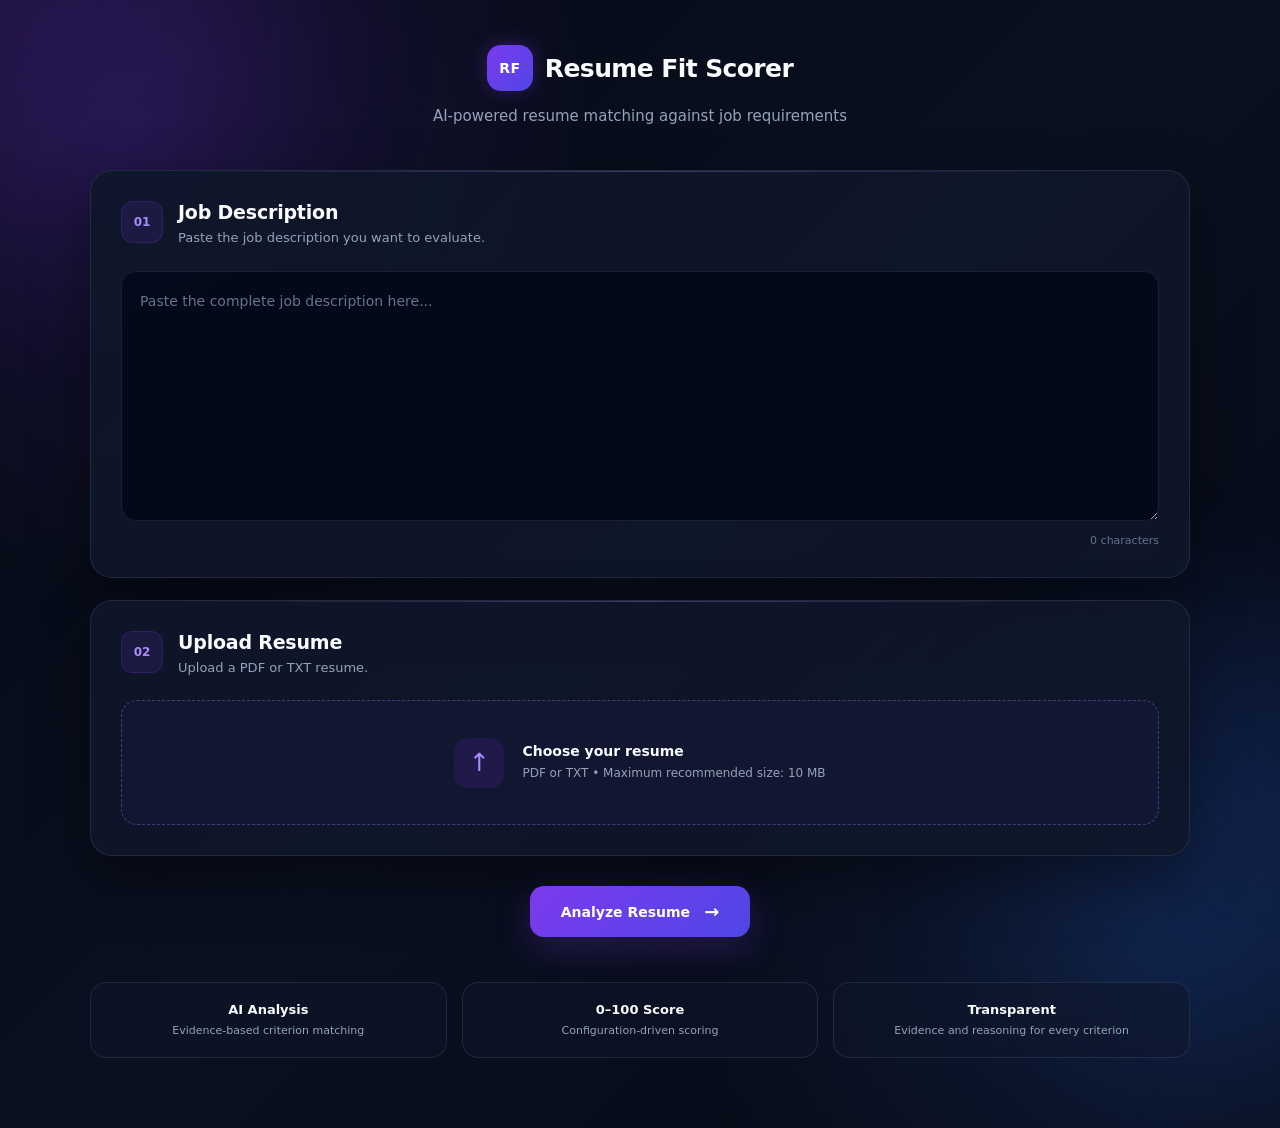
<file: templates/index.html>
<!doctype html>
<html lang="en">
  <head>
    <meta charset="UTF-8" />
    <meta name="viewport" content="width=device-width, initial-scale=1.0" />

    <title>Resume Fit Scorer</title>

    <link rel="stylesheet" href="/static/style.css" />
  </head>

  <body>
    <div class="background-glow glow-one"></div>
    <div class="background-glow glow-two"></div>

    <main class="app-container">
      <header class="hero-section">
        <div class="logo">
          <span class="logo-symbol">RF</span>
          <span class="logo-text">Resume Fit Scorer</span>
        </div>

        <p class="hero-subtitle">
          AI-powered resume matching against job requirements
        </p>
      </header>

      <section class="card input-card">
        <div class="section-heading">
          <span class="step-number">01</span>

          <div>
            <h2>Job Description</h2>
            <p>Paste the job description you want to evaluate.</p>
          </div>
        </div>

        <textarea
          id="jobDescription"
          placeholder="Paste the complete job description here..."
          maxlength="15000"
        ></textarea>

        <div class="character-count">
          <span id="jdCharacterCount">0</span> characters
        </div>
      </section>

      <section class="card input-card">
        <div class="section-heading">
          <span class="step-number">02</span>

          <div>
            <h2>Upload Resume</h2>
            <p>Upload a PDF or TXT resume.</p>
          </div>
        </div>

        <label for="resumeFile" class="upload-area" id="uploadArea">
          <div class="upload-icon">↑</div>

          <div>
            <strong id="fileName"> Choose your resume </strong>

            <span> PDF or TXT • Maximum recommended size: 10 MB </span>
          </div>
        </label>

        <input type="file" id="resumeFile" accept=".pdf,.txt" hidden />
      </section>

      <section class="action-section">
        <button id="analyzeButton" class="analyze-button">
          <span>Analyze Resume</span>
          <span class="button-arrow">→</span>
        </button>

        <div id="loadingMessage" class="loading-message hidden">
          <div class="spinner"></div>

          <span> Analyzing your resume... </span>
        </div>

        <div id="errorMessage" class="error-message hidden"></div>
      </section>

      <section class="info-section">
        <div class="info-item">
          <span>AI Analysis</span>
          <small> Evidence-based criterion matching </small>
        </div>

        <div class="info-item">
          <span>0–100 Score</span>
          <small> Configuration-driven scoring </small>
        </div>

        <div class="info-item">
          <span>Transparent</span>
          <small> Evidence and reasoning for every criterion </small>
        </div>
      </section>
    </main>

    <script src="/static/script.js"></script>
  </body>
</html>
</file>
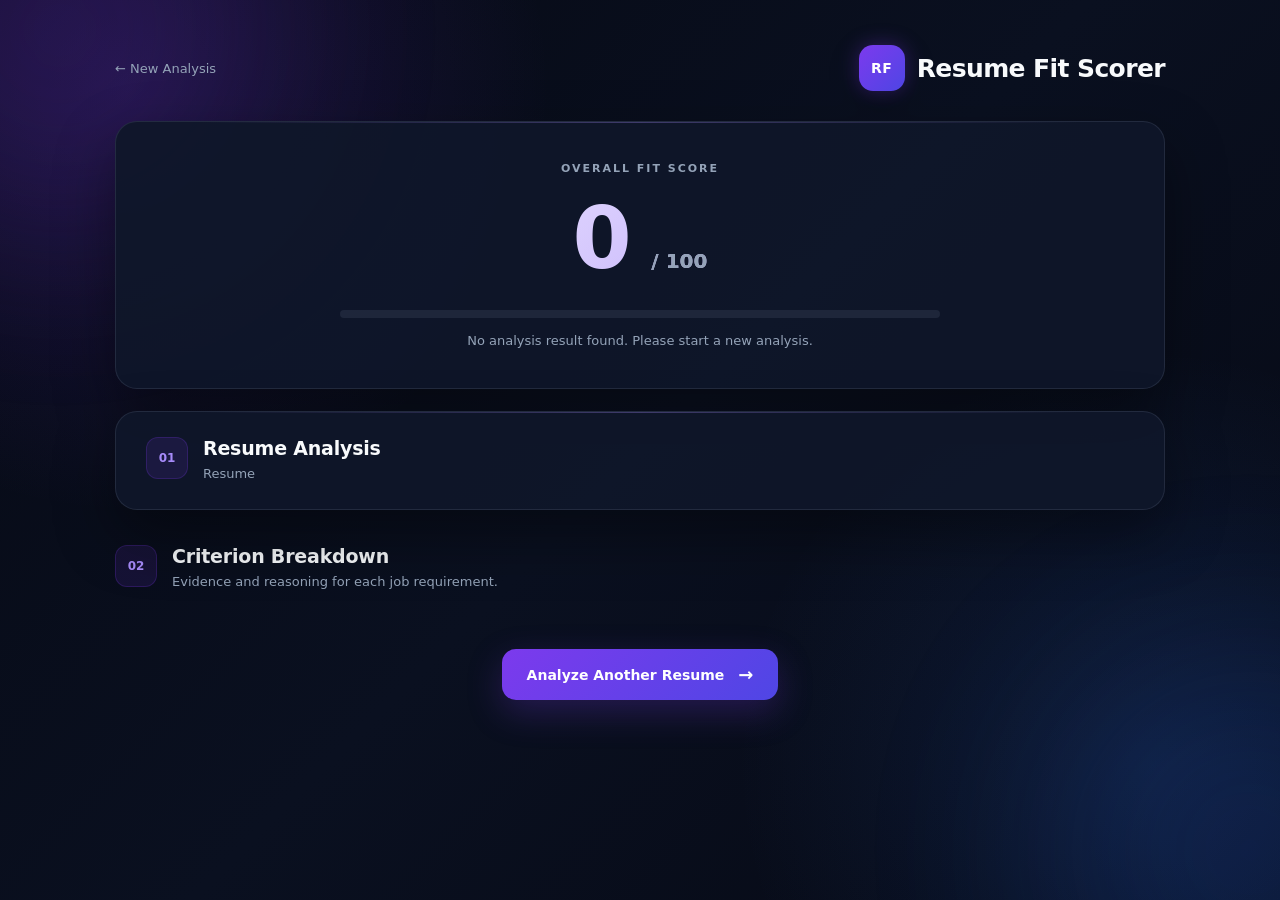
<file: templates/results.html>
<!doctype html>
<html lang="en">
  <head>
    <meta charset="UTF-8" />
    <meta name="viewport" content="width=device-width, initial-scale=1.0" />

    <title>Resume Fit Results</title>

    <link rel="stylesheet" href="/static/style.css" />
  </head>

  <body>
    <div class="background-glow glow-one"></div>
    <div class="background-glow glow-two"></div>

    <main class="app-container results-container">
      <header class="results-header">
        <a href="/" class="back-button"> ← New Analysis </a>

        <div class="logo">
          <span class="logo-symbol">RF</span>
          <span class="logo-text">Resume Fit Scorer</span>
        </div>
      </header>

      <!-- Overall Score -->

      <section class="card score-card">
        <div class="score-label">OVERALL FIT SCORE</div>

        <div class="score-display">
          <span id="overallScore">--</span>
          <small>/ 100</small>
        </div>

        <div class="score-progress">
          <div id="scoreProgress" class="score-progress-fill"></div>
        </div>

        <p id="scoreMessage" class="score-message">Analyzing resume fit...</p>
      </section>

      <!-- Resume Information -->

      <section class="card resume-summary">
        <div class="section-heading">
          <span class="step-number">01</span>

          <div>
            <h2>Resume Analysis</h2>

            <p id="resumeFileName">Resume</p>
          </div>
        </div>
      </section>

      <!-- Criteria Results -->

      <section class="criteria-section">
        <div class="section-heading">
          <span class="step-number">02</span>

          <div>
            <h2>Criterion Breakdown</h2>

            <p>Evidence and reasoning for each job requirement.</p>
          </div>
        </div>

        <div id="criteriaContainer" class="criteria-container">
          <!-- Criterion cards are inserted by script.js -->
        </div>
      </section>

      <!-- Bottom Action -->

      <section class="results-actions">
        <a href="/" class="analyze-button secondary-button">
          Analyze Another Resume
          <span class="button-arrow">→</span>
        </a>
      </section>
    </main>

    <script src="/static/script.js"></script>
  </body>
</html>
</file>
<file: static/style.css>
* {
  margin: 0;
  padding: 0;
  box-sizing: border-box;
}

:root {
  --bg-primary: #060914;
  --bg-secondary: #0b1020;
  --card-bg: rgba(15, 23, 42, 0.94);

  --border: rgba(148, 163, 184, 0.15);

  --text-primary: #f8fafc;
  --text-secondary: #94a3b8;
  --text-muted: #64748b;

  --accent: #7c3aed;
  --accent-dark: #5b21b6;
  --accent-light: #a78bfa;
  --blue: #4f46e5;

  --success: #22c55e;
  --danger: #ef4444;

  --shadow: rgba(0, 0, 0, 0.4);
}

/* =========================================================
   BASE
   ========================================================= */

html {
  scroll-behavior: smooth;
}

body {
  min-height: 100vh;

  font-family:
    Inter,
    ui-sans-serif,
    system-ui,
    -apple-system,
    BlinkMacSystemFont,
    "Segoe UI",
    sans-serif;

  color: var(--text-primary);

  background:
    radial-gradient(
      circle at 10% 10%,
      rgba(124, 58, 237, 0.18),
      transparent 30%
    ),
    radial-gradient(
      circle at 90% 85%,
      rgba(59, 130, 246, 0.14),
      transparent 30%
    ),
    linear-gradient(135deg, #060914, #0a1020, #060914);

  overflow-x: hidden;
}

/* =========================================================
   BACKGROUND EFFECTS
   ========================================================= */

.background-glow {
  position: fixed;

  width: 420px;
  height: 420px;

  border-radius: 50%;

  pointer-events: none;

  opacity: 0.15;

  filter: blur(100px);

  z-index: -1;

  animation: floatingGlow 10s ease-in-out infinite alternate;
}

.glow-one {
  top: -180px;
  left: -150px;

  background: #7c3aed;
}

.glow-two {
  right: -180px;
  bottom: -160px;

  background: #2563eb;

  animation-delay: 2s;
}

/* =========================================================
   MAIN CONTAINER
   ========================================================= */

.app-container {
  width: min(1100px, calc(100% - 40px));

  margin: 0 auto;

  padding: 45px 0 70px;
}

/* =========================================================
   HERO HEADER
   ========================================================= */

.hero-section {
  text-align: center;

  margin-bottom: 42px;

  animation: fadeUp 0.7s ease forwards;
}

.logo {
  display: inline-flex;

  align-items: center;

  gap: 12px;
}

.logo-symbol {
  width: 46px;
  height: 46px;

  display: flex;

  align-items: center;
  justify-content: center;

  border-radius: 14px;

  font-size: 14px;
  font-weight: 800;

  letter-spacing: 0.5px;

  color: white;

  background: linear-gradient(135deg, #7c3aed, #4f46e5);

  box-shadow:
    0 0 20px rgba(124, 58, 237, 0.35),
    0 10px 30px rgba(0, 0, 0, 0.3);

  transition:
    transform 0.3s ease,
    box-shadow 0.3s ease;
}

.logo-symbol:hover {
  transform: translateY(-3px) rotate(-3deg);

  box-shadow:
    0 0 30px rgba(124, 58, 237, 0.55),
    0 14px 35px rgba(0, 0, 0, 0.4);
}

.logo-text {
  font-size: 25px;

  font-weight: 750;

  letter-spacing: -0.6px;
}

.hero-subtitle {
  margin-top: 13px;

  color: var(--text-secondary);

  font-size: 15px;

  line-height: 1.6;
}

/* =========================================================
   CARD
   ========================================================= */

.card {
  position: relative;

  background: var(--card-bg);

  border: 1px solid var(--border);

  border-radius: 22px;

  box-shadow: 0 25px 60px var(--shadow);

  transition:
    transform 0.35s ease,
    border-color 0.35s ease,
    box-shadow 0.35s ease;

  animation: fadeUp 0.65s ease forwards;
}

.card::before {
  content: "";

  position: absolute;

  top: 0;
  left: 8%;

  width: 84%;
  height: 1px;

  background: linear-gradient(
    90deg,
    transparent,
    rgba(167, 139, 250, 0.45),
    transparent
  );

  opacity: 0.7;
}

.card:hover {
  transform: translateY(-4px);

  border-color: rgba(167, 139, 250, 0.28);

  box-shadow:
    0 30px 75px rgba(0, 0, 0, 0.48),
    0 0 35px rgba(124, 58, 237, 0.06);
}

/* =========================================================
   INPUT CARDS
   ========================================================= */

.input-card {
  padding: 30px;

  margin-bottom: 22px;
}

.section-heading {
  display: flex;

  align-items: flex-start;

  gap: 15px;

  margin-bottom: 23px;
}

.section-heading h2 {
  font-size: 19px;

  font-weight: 700;

  letter-spacing: -0.2px;
}

.section-heading p {
  margin-top: 5px;

  color: var(--text-secondary);

  font-size: 13px;

  line-height: 1.5;
}

.step-number {
  flex-shrink: 0;

  width: 42px;
  height: 42px;

  display: flex;

  align-items: center;
  justify-content: center;

  border-radius: 12px;

  color: var(--accent-light);

  background: rgba(124, 58, 237, 0.12);

  border: 1px solid rgba(124, 58, 237, 0.22);

  font-size: 12px;

  font-weight: 800;

  transition:
    transform 0.3s ease,
    background 0.3s ease,
    box-shadow 0.3s ease;
}

.section-heading:hover .step-number {
  transform: scale(1.06);

  background: rgba(124, 58, 237, 0.18);

  box-shadow: 0 0 20px rgba(124, 58, 237, 0.15);
}

/* =========================================================
   TEXTAREA
   ========================================================= */

textarea {
  width: 100%;

  min-height: 250px;

  resize: vertical;

  padding: 18px;

  border-radius: 15px;

  border: 1px solid rgba(148, 163, 184, 0.15);

  outline: none;

  background: rgba(2, 6, 23, 0.75);

  color: var(--text-primary);

  font-family: inherit;

  font-size: 14px;

  line-height: 1.65;

  transition:
    border-color 0.3s ease,
    box-shadow 0.3s ease,
    background 0.3s ease;
}

textarea::placeholder {
  color: var(--text-muted);
}

textarea:hover {
  border-color: rgba(167, 139, 250, 0.25);
}

textarea:focus {
  border-color: rgba(124, 58, 237, 0.7);

  background: rgba(2, 6, 23, 0.9);

  box-shadow:
    0 0 0 4px rgba(124, 58, 237, 0.08),
    0 0 30px rgba(124, 58, 237, 0.06);
}

.character-count {
  text-align: right;

  margin-top: 9px;

  color: var(--text-muted);

  font-size: 11px;

  transition: color 0.25s ease;
}

/* =========================================================
   UPLOAD AREA
   ========================================================= */

.upload-area {
  min-height: 125px;

  display: flex;

  align-items: center;
  justify-content: center;

  gap: 18px;

  padding: 25px;

  border: 1px dashed rgba(167, 139, 250, 0.35);

  border-radius: 16px;

  background: rgba(124, 58, 237, 0.045);

  cursor: pointer;

  transition:
    border-color 0.3s ease,
    background 0.3s ease,
    transform 0.3s ease,
    box-shadow 0.3s ease;
}

.upload-area:hover,
.upload-area.drag-active {
  border-color: rgba(167, 139, 250, 0.85);

  background: rgba(124, 58, 237, 0.1);

  transform: translateY(-3px);

  box-shadow: 0 12px 30px rgba(124, 58, 237, 0.08);
}

.upload-icon {
  width: 50px;
  height: 50px;

  display: flex;

  align-items: center;
  justify-content: center;

  border-radius: 14px;

  font-size: 25px;

  color: var(--accent-light);

  background: rgba(124, 58, 237, 0.13);

  transition:
    transform 0.3s ease,
    box-shadow 0.3s ease;
}

.upload-area:hover .upload-icon {
  transform: translateY(-3px);

  box-shadow: 0 0 25px rgba(124, 58, 237, 0.2);
}

.upload-area strong {
  display: block;

  margin-bottom: 5px;

  font-size: 14px;
}

.upload-area span {
  display: block;

  color: var(--text-secondary);

  font-size: 12px;

  line-height: 1.5;
}

/* =========================================================
   ACTION SECTION
   ========================================================= */

.action-section {
  text-align: center;

  margin: 30px 0 45px;
}

.analyze-button {
  position: relative;

  display: inline-flex;

  align-items: center;
  justify-content: center;

  gap: 14px;

  min-width: 220px;

  padding: 15px 25px;

  overflow: hidden;

  border: none;

  border-radius: 14px;

  color: white;

  background: linear-gradient(135deg, #7c3aed, #4f46e5);

  font-family: inherit;

  font-size: 14px;

  font-weight: 700;

  cursor: pointer;

  text-decoration: none;

  box-shadow: 0 12px 35px rgba(124, 58, 237, 0.25);

  transition:
    transform 0.3s ease,
    box-shadow 0.3s ease,
    filter 0.3s ease;
}

.analyze-button::before {
  content: "";

  position: absolute;

  top: 0;
  left: -120%;

  width: 70%;
  height: 100%;

  background: linear-gradient(
    90deg,
    transparent,
    rgba(255, 255, 255, 0.18),
    transparent
  );

  transform: skewX(-20deg);

  transition: left 0.65s ease;
}

.analyze-button:hover::before {
  left: 140%;
}

.analyze-button:hover {
  transform: translateY(-4px);

  box-shadow: 0 18px 48px rgba(124, 58, 237, 0.4);

  filter: brightness(1.08);
}

.analyze-button:active {
  transform: translateY(-1px);
}

.analyze-button:disabled {
  opacity: 0.6;

  cursor: not-allowed;

  transform: none;

  box-shadow: 0 8px 20px rgba(0, 0, 0, 0.2);
}

.button-arrow {
  font-size: 18px;

  transition: transform 0.3s ease;
}

.analyze-button:hover .button-arrow {
  transform: translateX(5px);
}

/* =========================================================
   LOADING
   ========================================================= */

.loading-message {
  display: flex;

  align-items: center;
  justify-content: center;

  gap: 10px;

  margin-top: 17px;

  color: var(--text-secondary);

  font-size: 13px;

  animation: fadeIn 0.3s ease forwards;
}

.spinner {
  width: 17px;
  height: 17px;

  border: 2px solid rgba(255, 255, 255, 0.12);

  border-top-color: var(--accent-light);

  border-radius: 50%;

  animation: spin 0.8s linear infinite;
}

/* =========================================================
   ERROR
   ========================================================= */

.error-message {
  max-width: 700px;

  margin: 17px auto 0;

  padding: 13px 16px;

  border-radius: 12px;

  color: #fca5a5;

  background: rgba(239, 68, 68, 0.08);

  border: 1px solid rgba(239, 68, 68, 0.2);

  font-size: 13px;

  line-height: 1.5;

  animation: shake 0.35s ease;
}

.hidden {
  display: none !important;
}

/* =========================================================
   INFORMATION SECTION
   ========================================================= */

.info-section {
  display: grid;

  grid-template-columns: repeat(3, 1fr);

  gap: 15px;
}

.info-item {
  padding: 19px;

  text-align: center;

  border: 1px solid var(--border);

  border-radius: 16px;

  background: rgba(15, 23, 42, 0.55);

  transition:
    transform 0.3s ease,
    border-color 0.3s ease,
    background 0.3s ease;
}

.info-item:hover {
  transform: translateY(-4px);

  border-color: rgba(167, 139, 250, 0.25);

  background: rgba(124, 58, 237, 0.07);
}

.info-item span {
  display: block;

  font-size: 13px;

  font-weight: 700;
}

.info-item small {
  display: block;

  margin-top: 6px;

  color: var(--text-secondary);

  font-size: 11px;

  line-height: 1.4;
}

/* =========================================================
   RESULTS PAGE
   ========================================================= */

.results-container {
  max-width: 1050px;
}

.results-header {
  display: flex;

  align-items: center;
  justify-content: space-between;

  margin-bottom: 30px;

  animation: fadeUp 0.6s ease forwards;
}

.back-button {
  color: var(--text-secondary);

  text-decoration: none;

  font-size: 13px;

  transition:
    color 0.25s ease,
    transform 0.25s ease;
}

.back-button:hover {
  color: white;

  transform: translateX(-4px);
}

/* =========================================================
   SCORE CARD
   ========================================================= */

.score-card {
  padding: 40px;

  text-align: center;

  margin-bottom: 22px;
}

.score-label {
  color: var(--text-secondary);

  font-size: 11px;

  font-weight: 800;

  letter-spacing: 2px;
}

.score-display {
  margin: 14px 0 22px;

  font-size: clamp(55px, 9vw, 85px);

  font-weight: 800;

  letter-spacing: -5px;

  background: linear-gradient(135deg, #ffffff, #a78bfa);

  -webkit-background-clip: text;
  background-clip: text;

  -webkit-text-fill-color: transparent;
}

.score-display small {
  font-size: 20px;

  letter-spacing: 0;

  color: var(--text-secondary);

  -webkit-text-fill-color: var(--text-secondary);
}

.score-progress {
  width: min(600px, 100%);

  height: 8px;

  margin: 0 auto;

  overflow: hidden;

  border-radius: 20px;

  background: rgba(148, 163, 184, 0.12);
}

.score-progress-fill {
  width: 0%;

  height: 100%;

  border-radius: inherit;

  background: linear-gradient(90deg, #7c3aed, #a78bfa);

  transition: width 1.2s cubic-bezier(0.2, 0.8, 0.2, 1);
}

.score-message {
  margin-top: 15px;

  color: var(--text-secondary);

  font-size: 13px;
}

/* =========================================================
   RESUME SUMMARY
   ========================================================= */

.resume-summary {
  padding: 25px 30px;

  margin-bottom: 35px;
}

.resume-summary .section-heading {
  margin-bottom: 0;
}

/* =========================================================
   CRITERIA
   ========================================================= */

.criteria-section {
  margin-top: 10px;
}

.criteria-container {
  display: grid;

  gap: 17px;
}

.criterion-card {
  padding: 25px;

  border: 1px solid var(--border);

  border-radius: 18px;

  background: rgba(15, 23, 42, 0.75);

  animation: fadeUp 0.5s ease forwards;

  transition:
    transform 0.3s ease,
    border-color 0.3s ease,
    box-shadow 0.3s ease;
}

.criterion-card:hover {
  transform: translateY(-3px);

  border-color: rgba(167, 139, 250, 0.28);

  box-shadow: 0 15px 35px rgba(0, 0, 0, 0.25);
}

.criterion-top {
  display: flex;

  align-items: flex-start;
  justify-content: space-between;

  gap: 20px;

  margin-bottom: 18px;
}

.criterion-title {
  font-size: 16px;

  font-weight: 700;
}

.criterion-category {
  display: inline-block;

  margin-top: 6px;

  padding: 5px 9px;

  border-radius: 8px;

  color: var(--accent-light);

  background: rgba(124, 58, 237, 0.1);

  font-size: 10px;

  font-weight: 700;

  text-transform: uppercase;

  letter-spacing: 0.6px;
}

.criterion-score {
  flex-shrink: 0;

  text-align: right;
}

.criterion-score strong {
  display: block;

  font-size: 18px;
}

.criterion-score span {
  color: var(--text-secondary);

  font-size: 10px;
}

/* =========================================================
   STRENGTH BAR
   ========================================================= */

.strength-bar {
  height: 5px;

  margin-bottom: 18px;

  overflow: hidden;

  border-radius: 10px;

  background: rgba(148, 163, 184, 0.1);
}

.strength-fill {
  height: 100%;

  width: 0%;

  border-radius: inherit;

  background: linear-gradient(90deg, #7c3aed, #a78bfa);

  transition: width 0.9s cubic-bezier(0.2, 0.8, 0.2, 1);
}

/* =========================================================
   CRITERION DETAILS
   ========================================================= */

.criterion-detail {
  margin-top: 15px;
}

.criterion-detail h4 {
  margin-bottom: 6px;

  color: #cbd5e1;

  font-size: 11px;

  text-transform: uppercase;

  letter-spacing: 0.8px;
}

.criterion-detail p {
  color: var(--text-secondary);

  font-size: 13px;

  line-height: 1.65;
}

/* =========================================================
   RESULTS ACTIONS
   ========================================================= */

.results-actions {
  text-align: center;

  margin-top: 35px;
}

.secondary-button {
  display: inline-flex;
}

/* =========================================================
   FOCUS ACCESSIBILITY
   ========================================================= */

button:focus-visible,
a:focus-visible,
textarea:focus-visible,
.upload-area:focus-visible {
  outline: 2px solid var(--accent-light);

  outline-offset: 4px;
}

/* =========================================================
   SCROLLBAR
   ========================================================= */

::-webkit-scrollbar {
  width: 8px;
}

::-webkit-scrollbar-track {
  background: #060914;
}

::-webkit-scrollbar-thumb {
  background: rgba(124, 58, 237, 0.45);

  border-radius: 10px;
}

::-webkit-scrollbar-thumb:hover {
  background: rgba(124, 58, 237, 0.7);
}

/* =========================================================
   ANIMATIONS
   ========================================================= */

@keyframes fadeUp {
  from {
    opacity: 0;

    transform: translateY(20px);
  }

  to {
    opacity: 1;

    transform: translateY(0);
  }
}

@keyframes fadeIn {
  from {
    opacity: 0;
  }

  to {
    opacity: 1;
  }
}

@keyframes spin {
  to {
    transform: rotate(360deg);
  }
}

@keyframes floatingGlow {
  from {
    transform: translate3d(0, 0, 0) scale(1);
  }

  to {
    transform: translate3d(25px, 20px, 0) scale(1.08);
  }
}

@keyframes shake {
  0%,
  100% {
    transform: translateX(0);
  }

  25% {
    transform: translateX(-5px);
  }

  75% {
    transform: translateX(5px);
  }
}

/* =========================================================
   RESPONSIVE
   ========================================================= */

@media (max-width: 700px) {
  .app-container {
    width: min(calc(100% - 24px), 1100px);

    padding-top: 28px;
  }

  .logo-text {
    font-size: 21px;
  }

  .input-card {
    padding: 21px;
  }

  .section-heading {
    gap: 11px;
  }

  textarea {
    min-height: 220px;
  }

  .info-section {
    grid-template-columns: 1fr;
  }

  .results-header {
    align-items: flex-start;

    gap: 20px;
  }

  .results-header .logo-text {
    display: none;
  }

  .score-card {
    padding: 30px 20px;
  }

  .criterion-top {
    flex-direction: column;
  }

  .criterion-score {
    text-align: left;
  }

  .upload-area {
    flex-direction: column;

    text-align: center;
  }
}

@media (max-width: 430px) {
  .app-container {
    width: calc(100% - 18px);

    padding-bottom: 45px;
  }

  .hero-section {
    margin-bottom: 28px;
  }

  .logo-symbol {
    width: 42px;
    height: 42px;
  }

  .logo-text {
    font-size: 19px;
  }

  .hero-subtitle {
    font-size: 13px;
  }

  .input-card {
    padding: 17px;

    border-radius: 18px;
  }

  .score-display {
    font-size: 60px;
  }

  .analyze-button {
    width: 100%;
  }
}
</file>
